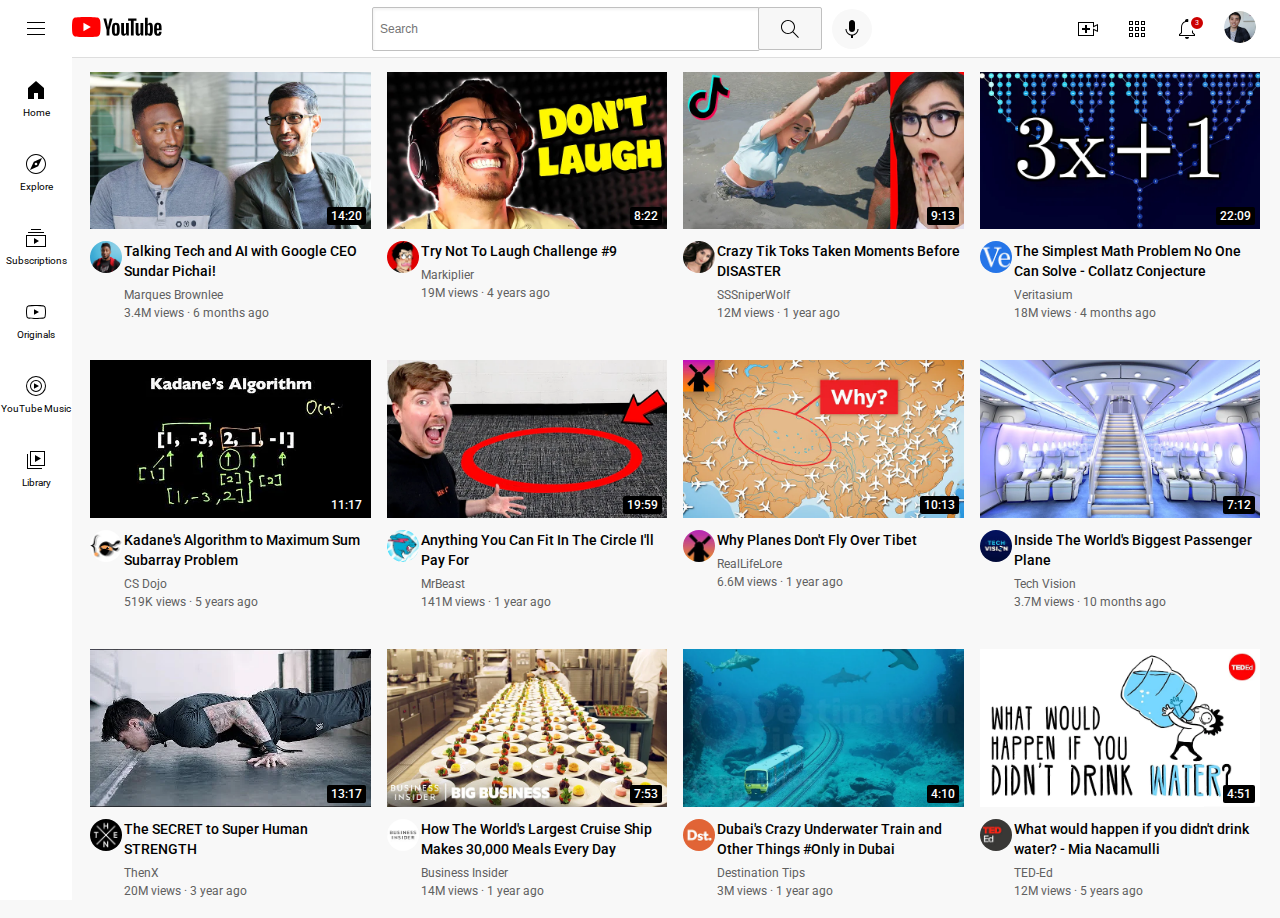
<file: index.html>
<!DOCTYPE html>
<html>
  <head>
    <title>YouTube.com Clone</title>
    <link rel="preconnect" href="https://fonts.googleapis.com">
    <link rel="preconnect" href="https://fonts.gstatic.com" crossorigin>
    <link href="https://fonts.googleapis.com/css2?family=Montserrat:wght@400;700&family=Roboto:wght@400;500;700&display=swap" rel="stylesheet">
    <link rel="stylesheet" href="styles/general.css">
    <link rel="stylesheet" href="styles/header.css">
    <link rel="stylesheet" href="styles/video.css">
    <link rel="stylesheet" href="styles/sidebar.css">
  </head>

  <body>
    <header class="header">
      <div class="left-sec">
        <img class="hamburger-menu" src="icons/hamburger-menu.svg">
        <a href="https://www.youtube.com/">
          <img class="youtube-logo" src="icons/youtube-logo.svg">
        </a>
      </div>
      <div class="mid-sec">
        <input class="search-bar" type="textbox" placeholder="Search">
        <button class="search-button">
          <img class="search-icon" src="icons/search.svg">
          <div class="tooltip">Search</div>
        </button>
        <button class="voice-search-button">
          <img class="voice-search-icon" src="icons/voice-search-icon.svg">
          <div class="tooltip">Search with your voice</div>
        </button>
      </div>
      <div class="right-sec">
        <div class="upload-icon-container">
          <img class="upload-icon" src="icons/upload.svg">
          <div class="tooltip">Create</div>
        </div>
        
        <div class="youtube-apps-container">
          <img class="youtube-apps-icon" src="icons/youtube-apps.svg">
          <div class="tooltip">YouTube Apps</div>
        </div>
        
        <div class="notifications-icon-container">
          <img class="notifications-icon" src="icons/notifications.svg">
          <div class="notifications-count">3</div>
          <div class="tooltip">Notifications</div>
        </div>

        <div class="my-channel-container">
          <img class="curr-user-pic" src="channel-pics/my-channel.jpeg">
        </div>
      </div>
    </header>

    <nav class="sidebar">
      <div class="sidebar-link">
        <img src="icons/home.svg">
        <div>Home</div>
      </div>

      <div class="sidebar-link">
        <img src="icons/explore.svg">
        <div>Explore</div>
      </div>

      <div class="sidebar-link">
        <img src="icons/subscriptions.svg">
        <div>Subscriptions</div>
      </div>

      <div class="sidebar-link">
        <img src="icons/originals.svg">
        <div>Originals</div>
      </div>

      <div class="sidebar-link">
        <img src="icons/youtube-music.svg">
        <div>YouTube Music</div>
      </div>

      <div class="sidebar-link">
        <img src="icons/library.svg">
        <div>Library</div>
      </div>
    </nav>
    
    <main>
      <section class="video-grid">
        <div class="video-preview">
          <div class="thumbnail-row">
            <a href="https://www.youtube.com/watch?v=n2RNcPRtAiY">
              <img class="thumbnail" src="thumbnails/thumbnail-1.webp">
              <div class="video-time">14:20</div>
            </a>
          </div>

          <div class="video-info-grid">
            
              <div class="channel-pic">
                <a href="https://www.youtube.com/c/mkbhd">
                  <img class="prof-pic" src="channel-pics/channel-1.jpeg">
                </a>
                <div class="channel-tooltip">
                  <div class="tooltip-pic">
                    <img src="channel-pics/channel-1.jpeg">
                  </div>

                  <div class="tooltip-info">
                    <p class="author-tooltip">
                      Marques Brownlee
                    </p>
  
                    <p class="subscribers-tooltip">
                      17.3M subscribers
                    </p>
                  </div>
                </div>
              </div>
            
            

            <div class="channel-info">
              <a href="https://www.youtube.com/watch?v=n2RNcPRtAiY">
                <p class="video-title">
                  Talking Tech and AI with Google CEO 
                  Sundar Pichai!
                </p>
              </a>
              
              <a href="https://www.youtube.com/c/mkbhd">
                <p class="video-author">
                  Marques Brownlee
                </p>
              </a>
              
              <p class="video-stats">
                3.4M views &#183; 6 months ago
              </p>
            </div>
          </div>
        </div>

        <div class="video-preview">
          <div class="thumbnail-row">
            <a href="https://www.youtube.com/watch?v=mP0RAo9SKZk">
              <img class="thumbnail" src="thumbnails/thumbnail-2.webp">
              <div class="video-time">8:22</div>
            </a>
          </div>

          <div class="video-info-grid">
            
              <div class="channel-pic">
                <a href="https://www.youtube.com/c/markiplier">
                  <img class="prof-pic" src="channel-pics/channel-2.jpeg">
                </a>

                <div class="channel-tooltip">
                  <div class="tooltip-pic">
                    <img src="channel-pics/channel-2.jpeg">
                  </div>

                  <div class="tooltip-info">
                    <p class="author-tooltip">
                      Markiplier
                    </p>
  
                    <p class="subscribers-tooltip">
                      35.4M subscribers
                    </p>
                  </div>
                </div>
              </div>
            
            

            <div class="channel-info">
              <a href="https://www.youtube.com/watch?v=mP0RAo9SKZk">
                <p class="video-title">
                  Try Not To Laugh Challenge #9
                </p>
              </a>
              
              <a href="https://www.youtube.com/c/markiplier">
                <p class="video-author">
                  Markiplier
                </p>
              </a>
              
          
              <p class="video-stats">
                19M views &#183; 4 years ago
              </p>
            </div>
          </div>
        </div>

        <div class="video-preview">
          <div class="thumbnail-row">
            <a href="https://www.youtube.com/watch?v=FgjPQQeTh1w">
              <img class="thumbnail" src="thumbnails/thumbnail-3.webp">
              <div class="video-time">9:13</div>
            </a>
          </div>

          <div class="video-info-grid">
            
            <div class="channel-pic">
              <a href="https://www.youtube.com/@SSSniperWolf">
                <img class="prof-pic" src="channel-pics/channel-3.jpeg">
              </a>

              <div class="channel-tooltip">
                <div class="tooltip-pic">
                  <img src="channel-pics/channel-3.jpeg">
                </div>

                <div class="tooltip-info">
                  <p class="author-tooltip">
                    SSSniperWolf
                  </p>

                  <p class="subscribers-tooltip">
                    34M subscribers
                  </p>
                </div>
              </div>
            </div>

            <div class="channel-info">
              <a href="https://www.youtube.com/watch?v=FgjPQQeTh1w">
                <p class="video-title">
                  Crazy Tik Toks Taken Moments Before DISASTER
                </p>
              </a>
              
      
              <a href="https://www.youtube.com/@SSSniperWolf">
                <p class="video-author">
                  SSSniperWolf
                </p>
              </a>
              
              <p class="video-stats">
                12M views &#183; 1 year ago
              </p>
            </div>
          </div>
        </div>

        <div class="video-preview">
          <div class="thumbnail-row">
            <a href="https://www.youtube.com/watch?v=094y1Z2wpJg">
              <img class="thumbnail" src="thumbnails/thumbnail-4.webp">
              <div class="video-time">22:09</div>
            </a>
          </div>

          <div class="video-info-grid">
            <div class="channel-pic">
              <a href="https://www.youtube.com/@veritasium">
                <img class="prof-pic" src="channel-pics/channel-4.jpeg">
              </a>

              <div class="channel-tooltip">
                <div class="tooltip-pic">
                  <img src="channel-pics/channel-4.jpeg">
                </div>

                <div class="tooltip-info">
                  <p class="author-tooltip">
                    Veritasium
                  </p>

                  <p class="subscribers-tooltip">
                    14M subscribers
                  </p>
                </div>
              </div>
            </div>

            <div class="channel-info">
              <a href="https://www.youtube.com/watch?v=094y1Z2wpJg">
                <p class="video-title">
                  The Simplest Math Problem No One Can Solve - Collatz Conjecture
                </p>
              </a>
              
              <a href="https://www.youtube.com/@veritasium">
                <p class="video-author">
                  Veritasium
                </p>
              </a>
              
              <p class="video-stats">
                18M views &#183; 4 months ago
              </p>
            </div>
          </div>
        </div>

        <div class="video-preview">
          <div class="thumbnail-row">
            <a href="https://www.youtube.com/watch?v=86CQq3pKSUw">
              <img class="thumbnail" src="thumbnails/thumbnail-5.webp">
              <div class="video-time">11:17</div>
            </a>
          </div>

          <div class="video-info-grid">
            <div class="channel-pic">
              <a href="https://www.youtube.com/@CSDojo">
                <img class="prof-pic" src="channel-pics/channel-5.jpeg">
              </a>

              <div class="channel-tooltip">
                <div class="tooltip-pic">
                  <img src="channel-pics/channel-5.jpeg">
                </div>

                <div class="tooltip-info">
                  <p class="author-tooltip">
                    CS Dojo
                  </p>

                  <p class="subscribers-tooltip">
                    1.91M subscribers
                  </p>
                </div>
              </div>
            </div>

            <div class="channel-info">
              <a href="https://www.youtube.com/watch?v=86CQq3pKSUw">
                <p class="video-title">
                  Kadane's Algorithm to Maximum Sum Subarray Problem
                </p>
              </a>
              
              <a href="https://www.youtube.com/@CSDojo">
                <p class="video-author">
                  CS Dojo
                </p>
              </a>
              
          
              <p class="video-stats">
                519K views &#183; 5 years ago
              </p>
            </div>
          </div>
        </div>

        <div class="video-preview">
          <div class="thumbnail-row">
            <a href="https://www.youtube.com/watch?v=yXWw0_UfSFg">
              <img class="thumbnail" src="thumbnails/thumbnail-6.webp">
              <div class="video-time">19:59</div>
            </a>
          </div>

          <div class="video-info-grid">
            <div class="channel-pic">
              <a href="https://www.youtube.com/@MrBeast">
                <img class="prof-pic" src="channel-pics/channel-6.jpeg">
              </a>

              <div class="channel-tooltip">
                <div class="tooltip-pic">
                  <img src="channel-pics/channel-6.jpeg">
                </div>

                <div class="tooltip-info">
                  <p class="author-tooltip">
                    MrBeast
                  </p>

                  <p class="subscribers-tooltip">
                    173M subscribers
                  </p>
                </div>
              </div>
            </div>

            <div class="channel-info">
              <a href="https://www.youtube.com/watch?v=yXWw0_UfSFg">
                <p class="video-title">
                  Anything You Can Fit In The Circle I'll Pay For
                </p>
              </a>
              
              <a href="https://www.youtube.com/@MrBeast">
                <p class="video-author">
                  MrBeast
                </p>
              </a>
              
              <p class="video-stats">
                141M views &#183; 1 year ago
              </p>
            </div>
          </div>
        </div>

        <div class="video-preview">
          <div class="thumbnail-row">
            <a href="https://www.youtube.com/watch?v=fNVa1qMbF9Y">
              <img class="thumbnail" src="thumbnails/thumbnail-7.webp">
              <div class="video-time">10:13</div>
            </a>
          </div>

          <div class="video-info-grid">
            
              <div class="channel-pic">
                <a href="https://www.youtube.com/@RealLifeLore">
                  <img class="prof-pic" src="channel-pics/channel-7.jpeg">
                </a>

                <div class="channel-tooltip">
                  <div class="tooltip-pic">
                    <img src="channel-pics/channel-7.jpeg">
                  </div>
  
                  <div class="tooltip-info">
                    <p class="author-tooltip">
                      RealLifeLore
                    </p>
  
                    <p class="subscribers-tooltip">
                      6.95M subscribers
                    </p>
                  </div>
                </div>
              </div>

            <div class="channel-info">
              <a href="https://www.youtube.com/watch?v=fNVa1qMbF9Y">
                <p class="video-title">
                  Why Planes Don't Fly Over Tibet
                </p>
              </a>
              
              <a href="https://www.youtube.com/@RealLifeLore">
                <p class="video-author">
                  RealLifeLore
                </p>
              </a>
              
              <p class="video-stats">
                6.6M views &#183; 1 year ago
              </p>
            </div>
          </div>
        </div>

        <div class="video-preview">
          <div class="thumbnail-row">
            <a href="https://www.youtube.com/watch?v=lFm4EM1juls">
              <img class="thumbnail" src="thumbnails/thumbnail-8.webp">
              <div class="video-time">7:12</div>
            </a>
          </div>

          <div class="video-info-grid">
            
              <div class="channel-pic">
                <a href="https://www.youtube.com/@adin">
                  <img class="prof-pic" src="channel-pics/channel-8.jpeg">
                </a>
                <div class="channel-tooltip">
                  <div class="tooltip-pic">
                    <img src="channel-pics/channel-8.jpeg">
                  </div>
  
                  <div class="tooltip-info">
                    <p class="author-tooltip">
                      Tech Vision
                    </p>
  
                    <p class="subscribers-tooltip">
                      816K subscribers
                    </p>
                  </div>
                </div>
              </div>
            
            

            <div class="channel-info">
              <a href="https://www.youtube.com/watch?v=lFm4EM1juls">
                <p class="video-title">
                  Inside The World's Biggest Passenger Plane
                </p>
              </a>
              
              <a href="https://www.youtube.com/@adin">
                <p class="video-author">
                  Tech Vision
                </p>
              </a>
              
              <p class="video-stats">
                3.7M views &#183; 10 months ago
              </p>
            </div>
          </div>
        </div>

        <div class="video-preview">
          <div class="thumbnail-row">
            <a href="https://www.youtube.com/watch?v=ixmxOlcrlUc">
              <img class="thumbnail" src="thumbnails/thumbnail-9.webp">
              <div class="video-time">13:17</div>
            </a>
          </div>

          <div class="video-info-grid">
            
              <div class="channel-pic">
                <a href="https://www.youtube.com/@OFFICIALTHENXSTUDIOS">
                  <img class="prof-pic" src="channel-pics/channel-9.jpeg">
                </a>

                <div class="channel-tooltip">
                  <div class="tooltip-pic">
                    <img src="channel-pics/channel-9.jpeg">
                  </div>
  
                  <div class="tooltip-info">
                    <p class="author-tooltip">
                      ThenX
                    </p>
  
                    <p class="subscribers-tooltip">
                      7.68M subscribers
                    </p>
                  </div>
                </div>
              </div>
            
            

            <div class="channel-info">
              <a href="https://www.youtube.com/watch?v=ixmxOlcrlUc">
                <p class="video-title">
                  The SECRET to Super Human STRENGTH
                </p>
              </a>
              
              <a href="https://www.youtube.com/@OFFICIALTHENXSTUDIOS">
                <p class="video-author">
                  ThenX
                </p>
              </a>
              
              <p class="video-stats">
                20M views &#183; 3 year ago
              </p>
            </div>
          </div>
        </div>

        <div class="video-preview">
          <div class="thumbnail-row">
            <a href="https://www.youtube.com/watch?v=R2vXbFp5C9o">
              <img class="thumbnail" src="thumbnails/thumbnail-10.webp">
              <div class="video-time">7:53</div>
            </a>
          </div>

          <div class="video-info-grid">
            
              <div class="channel-pic">
                <a href="https://www.youtube.com/@InsiderBusiness">
                  <img class="prof-pic" src="channel-pics/channel-10.jpeg">
                </a>
                <div class="channel-tooltip">
                  <div class="tooltip-pic">
                    <img src="channel-pics/channel-10.jpeg">
                  </div>
  
                  <div class="tooltip-info">
                    <p class="author-tooltip">
                      Business Insider
                    </p>
  
                    <p class="subscribers-tooltip">
                      7.99M subscribers
                    </p>
                  </div>
                </div>
              </div>
            
            

            <div class="channel-info">
              <a href="https://www.youtube.com/watch?v=R2vXbFp5C9o">
                <p class="video-title">
                  How The World's Largest Cruise Ship Makes 
                  30,000 Meals Every Day
                </p>
              </a>
              
              <a href="https://www.youtube.com/@InsiderBusiness">
                <p class="video-author">
                  Business Insider
                </p>
              </a>
              
              <p class="video-stats">
                14M views &#183; 1 year ago
              </p>
            </div>
          </div>
        </div>

        <div class="video-preview">
          <div class="thumbnail-row">
            <a href="https://www.youtube.com/watch?v=0nZuYyXET3s">
              <img class="thumbnail" src="thumbnails/thumbnail-11.webp">
              <div class="video-time">4:10</div>
            </a>
          </div>

          <div class="video-info-grid">
            
              <div class="channel-pic">
                <a href="https://www.youtube.com/@Destinationtips">
                  <img class="prof-pic" src="channel-pics/channel-11.jpeg">
                </a>
                <div class="channel-tooltip">
                  <div class="tooltip-pic">
                    <img src="channel-pics/channel-11.jpeg">
                  </div>
  
                  <div class="tooltip-info">
                    <p class="author-tooltip">
                      Destination Tips
                    </p>
  
                    <p class="subscribers-tooltip">
                      282K subscribers
                    </p>
                  </div>
                </div>
              </div>
            
            

            <div class="channel-info">
              <a href="https://www.youtube.com/watch?v=0nZuYyXET3s">
                <p class="video-title">
                  Dubai's Crazy Underwater Train and Other 
                  Things #Only in Dubai
                </p>
              </a>
              
              <a href="https://www.youtube.com/@Destinationtips">
                <p class="video-author">
                  Destination Tips
                </p>
              </a>
              
              <p class="video-stats">
                3M views &#183; 1 year ago
              </p>
            </div>
          </div>
        </div>

        <div class="video-preview">
          <div class="thumbnail-row">
            <a href="https://www.youtube.com/watch?v=9iMGFqMmUFs">
              <img class="thumbnail" src="thumbnails/thumbnail-12.webp">
              <div class="video-time">4:51</div>
            </a>
          </div>

          <div class="video-info-grid">
            <a href="https://www.youtube.com/@TEDEd">
              <div class="channel-pic">
                <img class="prof-pic" src="channel-pics/channel-12.jpeg">
              
                <div class="channel-tooltip">
                  <div class="tooltip-pic">
                    <img src="channel-pics/channel-12.jpeg">
                  </div>
  
                  <div class="tooltip-info">
                    <p class="author-tooltip">
                      TED-Ed
                    </p>
  
                    <p class="subscribers-tooltip">
                      18.9M subscribers
                    </p>
                  </div>
                </div>
              </div>
            </a>
            

            <div class="channel-info">
              <a href="https://www.youtube.com/watch?v=9iMGFqMmUFs">
                <p class="video-title">
                  What would happen if you didn't 
                  drink water? - Mia Nacamulli
                </p>
              </a>
              
              <a href="https://www.youtube.com/@TEDEd">
                <p class="video-author">
                  TED-Ed
                </p>
              </a>
              
              <p class="video-stats">
                12M views &#183; 5 years ago
              </p>
            </div>
          </div>
        </div>
      </section>
    </main>
  </body>
</html>
</file>
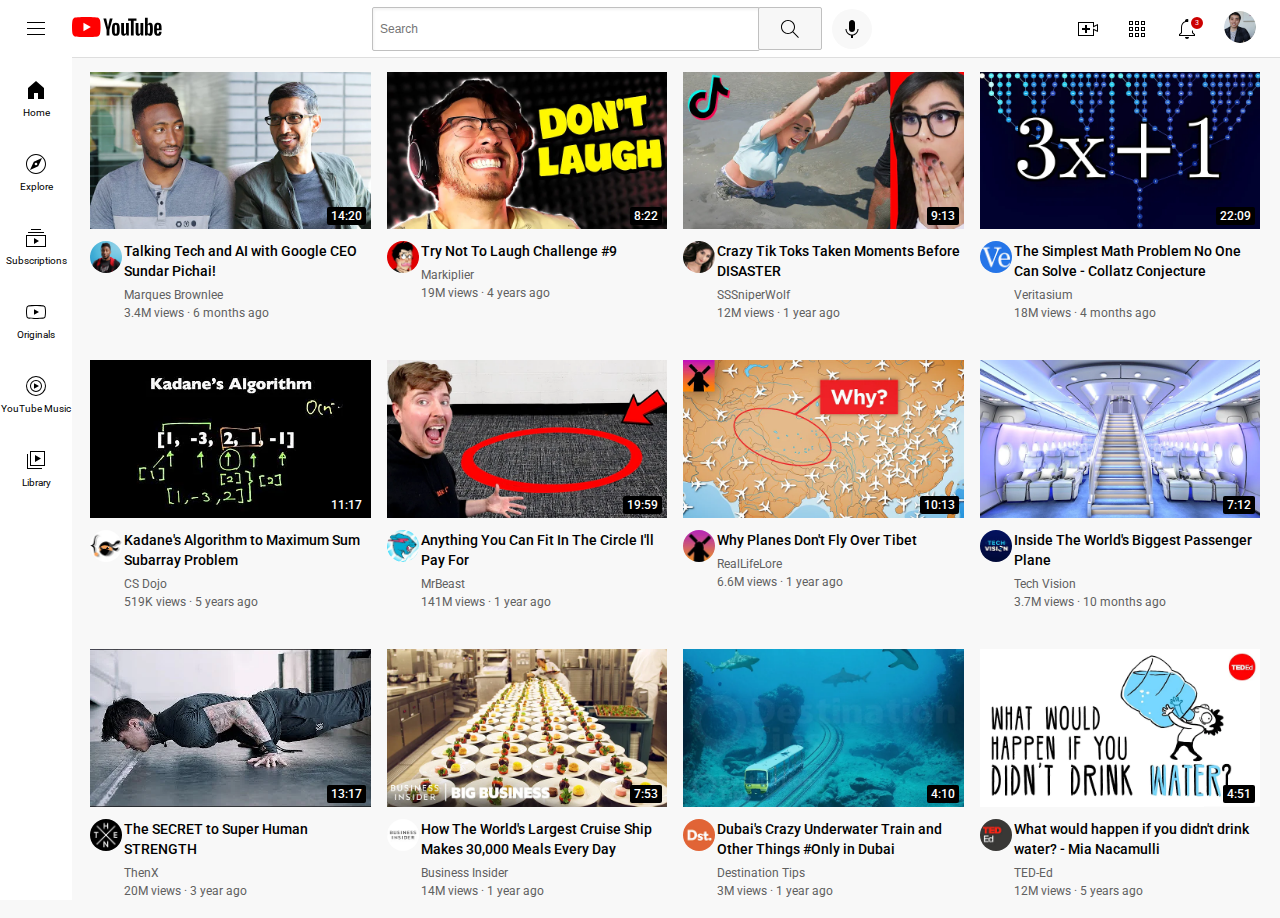
<file: youtube.html>
<!DOCTYPE html>
<html>
  <head>
    <title>YouTube.com Clone</title>
    <link rel="preconnect" href="https://fonts.googleapis.com">
    <link rel="preconnect" href="https://fonts.gstatic.com" crossorigin>
    <link href="https://fonts.googleapis.com/css2?family=Montserrat:wght@400;700&family=Roboto:wght@400;500;700&display=swap" rel="stylesheet">
    <link rel="stylesheet" href="styles/general.css">
    <link rel="stylesheet" href="styles/header.css">
    <link rel="stylesheet" href="styles/video.css">
    <link rel="stylesheet" href="styles/sidebar.css">
  </head>

  <body>
    <header class="header">
      <div class="left-sec">
        <img class="hamburger-menu" src="icons/hamburger-menu.svg">
        <a href="https://www.youtube.com/">
          <img class="youtube-logo" src="icons/youtube-logo.svg">
        </a>
      </div>
      <div class="mid-sec">
        <input class="search-bar" type="textbox" placeholder="Search">
        <button class="search-button">
          <img class="search-icon" src="icons/search.svg">
          <div class="tooltip">Search</div>
        </button>
        <button class="voice-search-button">
          <img class="voice-search-icon" src="icons/voice-search-icon.svg">
          <div class="tooltip">Search with your voice</div>
        </button>
      </div>
      <div class="right-sec">
        <div class="upload-icon-container">
          <img class="upload-icon" src="icons/upload.svg">
          <div class="tooltip">Create</div>
        </div>
        
        <div class="youtube-apps-container">
          <img class="youtube-apps-icon" src="icons/youtube-apps.svg">
          <div class="tooltip">YouTube Apps</div>
        </div>
        
        <div class="notifications-icon-container">
          <img class="notifications-icon" src="icons/notifications.svg">
          <div class="notifications-count">3</div>
          <div class="tooltip">Notifications</div>
        </div>

        <div class="my-channel-container">
          <img class="curr-user-pic" src="channel-pics/my-channel.jpeg">
        </div>
      </div>
    </header>

    <nav class="sidebar">
      <div class="sidebar-link">
        <img src="icons/home.svg">
        <div>Home</div>
      </div>

      <div class="sidebar-link">
        <img src="icons/explore.svg">
        <div>Explore</div>
      </div>

      <div class="sidebar-link">
        <img src="icons/subscriptions.svg">
        <div>Subscriptions</div>
      </div>

      <div class="sidebar-link">
        <img src="icons/originals.svg">
        <div>Originals</div>
      </div>

      <div class="sidebar-link">
        <img src="icons/youtube-music.svg">
        <div>YouTube Music</div>
      </div>

      <div class="sidebar-link">
        <img src="icons/library.svg">
        <div>Library</div>
      </div>
    </nav>
    
    <main>
      <section class="video-grid">
        <div class="video-preview">
          <div class="thumbnail-row">
            <a href="https://www.youtube.com/watch?v=n2RNcPRtAiY">
              <img class="thumbnail" src="thumbnails/thumbnail-1.webp">
              <div class="video-time">14:20</div>
            </a>
          </div>

          <div class="video-info-grid">
            
              <div class="channel-pic">
                <a href="https://www.youtube.com/c/mkbhd">
                  <img class="prof-pic" src="channel-pics/channel-1.jpeg">
                </a>
                <div class="channel-tooltip">
                  <div class="tooltip-pic">
                    <img src="channel-pics/channel-1.jpeg">
                  </div>

                  <div class="tooltip-info">
                    <p class="author-tooltip">
                      Marques Brownlee
                    </p>
  
                    <p class="subscribers-tooltip">
                      17.3M subscribers
                    </p>
                  </div>
                </div>
              </div>
            
            

            <div class="channel-info">
              <a href="https://www.youtube.com/watch?v=n2RNcPRtAiY">
                <p class="video-title">
                  Talking Tech and AI with Google CEO 
                  Sundar Pichai!
                </p>
              </a>
              
              <a href="https://www.youtube.com/c/mkbhd">
                <p class="video-author">
                  Marques Brownlee
                </p>
              </a>
              
              <p class="video-stats">
                3.4M views &#183; 6 months ago
              </p>
            </div>
          </div>
        </div>

        <div class="video-preview">
          <div class="thumbnail-row">
            <a href="https://www.youtube.com/watch?v=mP0RAo9SKZk">
              <img class="thumbnail" src="thumbnails/thumbnail-2.webp">
              <div class="video-time">8:22</div>
            </a>
          </div>

          <div class="video-info-grid">
            
              <div class="channel-pic">
                <a href="https://www.youtube.com/c/markiplier">
                  <img class="prof-pic" src="channel-pics/channel-2.jpeg">
                </a>

                <div class="channel-tooltip">
                  <div class="tooltip-pic">
                    <img src="channel-pics/channel-2.jpeg">
                  </div>

                  <div class="tooltip-info">
                    <p class="author-tooltip">
                      Markiplier
                    </p>
  
                    <p class="subscribers-tooltip">
                      35.4M subscribers
                    </p>
                  </div>
                </div>
              </div>
            
            

            <div class="channel-info">
              <a href="https://www.youtube.com/watch?v=mP0RAo9SKZk">
                <p class="video-title">
                  Try Not To Laugh Challenge #9
                </p>
              </a>
              
              <a href="https://www.youtube.com/c/markiplier">
                <p class="video-author">
                  Markiplier
                </p>
              </a>
              
          
              <p class="video-stats">
                19M views &#183; 4 years ago
              </p>
            </div>
          </div>
        </div>

        <div class="video-preview">
          <div class="thumbnail-row">
            <a href="https://www.youtube.com/watch?v=FgjPQQeTh1w">
              <img class="thumbnail" src="thumbnails/thumbnail-3.webp">
              <div class="video-time">9:13</div>
            </a>
          </div>

          <div class="video-info-grid">
            
            <div class="channel-pic">
              <a href="https://www.youtube.com/@SSSniperWolf">
                <img class="prof-pic" src="channel-pics/channel-3.jpeg">
              </a>

              <div class="channel-tooltip">
                <div class="tooltip-pic">
                  <img src="channel-pics/channel-3.jpeg">
                </div>

                <div class="tooltip-info">
                  <p class="author-tooltip">
                    SSSniperWolf
                  </p>

                  <p class="subscribers-tooltip">
                    34M subscribers
                  </p>
                </div>
              </div>
            </div>

            <div class="channel-info">
              <a href="https://www.youtube.com/watch?v=FgjPQQeTh1w">
                <p class="video-title">
                  Crazy Tik Toks Taken Moments Before DISASTER
                </p>
              </a>
              
      
              <a href="https://www.youtube.com/@SSSniperWolf">
                <p class="video-author">
                  SSSniperWolf
                </p>
              </a>
              
              <p class="video-stats">
                12M views &#183; 1 year ago
              </p>
            </div>
          </div>
        </div>

        <div class="video-preview">
          <div class="thumbnail-row">
            <a href="https://www.youtube.com/watch?v=094y1Z2wpJg">
              <img class="thumbnail" src="thumbnails/thumbnail-4.webp">
              <div class="video-time">22:09</div>
            </a>
          </div>

          <div class="video-info-grid">
            <div class="channel-pic">
              <a href="https://www.youtube.com/@veritasium">
                <img class="prof-pic" src="channel-pics/channel-4.jpeg">
              </a>

              <div class="channel-tooltip">
                <div class="tooltip-pic">
                  <img src="channel-pics/channel-4.jpeg">
                </div>

                <div class="tooltip-info">
                  <p class="author-tooltip">
                    Veritasium
                  </p>

                  <p class="subscribers-tooltip">
                    14M subscribers
                  </p>
                </div>
              </div>
            </div>

            <div class="channel-info">
              <a href="https://www.youtube.com/watch?v=094y1Z2wpJg">
                <p class="video-title">
                  The Simplest Math Problem No One Can Solve - Collatz Conjecture
                </p>
              </a>
              
              <a href="https://www.youtube.com/@veritasium">
                <p class="video-author">
                  Veritasium
                </p>
              </a>
              
              <p class="video-stats">
                18M views &#183; 4 months ago
              </p>
            </div>
          </div>
        </div>

        <div class="video-preview">
          <div class="thumbnail-row">
            <a href="https://www.youtube.com/watch?v=86CQq3pKSUw">
              <img class="thumbnail" src="thumbnails/thumbnail-5.webp">
              <div class="video-time">11:17</div>
            </a>
          </div>

          <div class="video-info-grid">
            <div class="channel-pic">
              <a href="https://www.youtube.com/@CSDojo">
                <img class="prof-pic" src="channel-pics/channel-5.jpeg">
              </a>

              <div class="channel-tooltip">
                <div class="tooltip-pic">
                  <img src="channel-pics/channel-5.jpeg">
                </div>

                <div class="tooltip-info">
                  <p class="author-tooltip">
                    CS Dojo
                  </p>

                  <p class="subscribers-tooltip">
                    1.91M subscribers
                  </p>
                </div>
              </div>
            </div>

            <div class="channel-info">
              <a href="https://www.youtube.com/watch?v=86CQq3pKSUw">
                <p class="video-title">
                  Kadane's Algorithm to Maximum Sum Subarray Problem
                </p>
              </a>
              
              <a href="https://www.youtube.com/@CSDojo">
                <p class="video-author">
                  CS Dojo
                </p>
              </a>
              
          
              <p class="video-stats">
                519K views &#183; 5 years ago
              </p>
            </div>
          </div>
        </div>

        <div class="video-preview">
          <div class="thumbnail-row">
            <a href="https://www.youtube.com/watch?v=yXWw0_UfSFg">
              <img class="thumbnail" src="thumbnails/thumbnail-6.webp">
              <div class="video-time">19:59</div>
            </a>
          </div>

          <div class="video-info-grid">
            <div class="channel-pic">
              <a href="https://www.youtube.com/@MrBeast">
                <img class="prof-pic" src="channel-pics/channel-6.jpeg">
              </a>

              <div class="channel-tooltip">
                <div class="tooltip-pic">
                  <img src="channel-pics/channel-6.jpeg">
                </div>

                <div class="tooltip-info">
                  <p class="author-tooltip">
                    MrBeast
                  </p>

                  <p class="subscribers-tooltip">
                    173M subscribers
                  </p>
                </div>
              </div>
            </div>

            <div class="channel-info">
              <a href="https://www.youtube.com/watch?v=yXWw0_UfSFg">
                <p class="video-title">
                  Anything You Can Fit In The Circle I'll Pay For
                </p>
              </a>
              
              <a href="https://www.youtube.com/@MrBeast">
                <p class="video-author">
                  MrBeast
                </p>
              </a>
              
              <p class="video-stats">
                141M views &#183; 1 year ago
              </p>
            </div>
          </div>
        </div>

        <div class="video-preview">
          <div class="thumbnail-row">
            <a href="https://www.youtube.com/watch?v=fNVa1qMbF9Y">
              <img class="thumbnail" src="thumbnails/thumbnail-7.webp">
              <div class="video-time">10:13</div>
            </a>
          </div>

          <div class="video-info-grid">
            
              <div class="channel-pic">
                <a href="https://www.youtube.com/@RealLifeLore">
                  <img class="prof-pic" src="channel-pics/channel-7.jpeg">
                </a>

                <div class="channel-tooltip">
                  <div class="tooltip-pic">
                    <img src="channel-pics/channel-7.jpeg">
                  </div>
  
                  <div class="tooltip-info">
                    <p class="author-tooltip">
                      RealLifeLore
                    </p>
  
                    <p class="subscribers-tooltip">
                      6.95M subscribers
                    </p>
                  </div>
                </div>
              </div>

            <div class="channel-info">
              <a href="https://www.youtube.com/watch?v=fNVa1qMbF9Y">
                <p class="video-title">
                  Why Planes Don't Fly Over Tibet
                </p>
              </a>
              
              <a href="https://www.youtube.com/@RealLifeLore">
                <p class="video-author">
                  RealLifeLore
                </p>
              </a>
              
              <p class="video-stats">
                6.6M views &#183; 1 year ago
              </p>
            </div>
          </div>
        </div>

        <div class="video-preview">
          <div class="thumbnail-row">
            <a href="https://www.youtube.com/watch?v=lFm4EM1juls">
              <img class="thumbnail" src="thumbnails/thumbnail-8.webp">
              <div class="video-time">7:12</div>
            </a>
          </div>

          <div class="video-info-grid">
            
              <div class="channel-pic">
                <a href="https://www.youtube.com/@adin">
                  <img class="prof-pic" src="channel-pics/channel-8.jpeg">
                </a>
                <div class="channel-tooltip">
                  <div class="tooltip-pic">
                    <img src="channel-pics/channel-8.jpeg">
                  </div>
  
                  <div class="tooltip-info">
                    <p class="author-tooltip">
                      Tech Vision
                    </p>
  
                    <p class="subscribers-tooltip">
                      816K subscribers
                    </p>
                  </div>
                </div>
              </div>
            
            

            <div class="channel-info">
              <a href="https://www.youtube.com/watch?v=lFm4EM1juls">
                <p class="video-title">
                  Inside The World's Biggest Passenger Plane
                </p>
              </a>
              
              <a href="https://www.youtube.com/@adin">
                <p class="video-author">
                  Tech Vision
                </p>
              </a>
              
              <p class="video-stats">
                3.7M views &#183; 10 months ago
              </p>
            </div>
          </div>
        </div>

        <div class="video-preview">
          <div class="thumbnail-row">
            <a href="https://www.youtube.com/watch?v=ixmxOlcrlUc">
              <img class="thumbnail" src="thumbnails/thumbnail-9.webp">
              <div class="video-time">13:17</div>
            </a>
          </div>

          <div class="video-info-grid">
            
              <div class="channel-pic">
                <a href="https://www.youtube.com/@OFFICIALTHENXSTUDIOS">
                  <img class="prof-pic" src="channel-pics/channel-9.jpeg">
                </a>

                <div class="channel-tooltip">
                  <div class="tooltip-pic">
                    <img src="channel-pics/channel-9.jpeg">
                  </div>
  
                  <div class="tooltip-info">
                    <p class="author-tooltip">
                      ThenX
                    </p>
  
                    <p class="subscribers-tooltip">
                      7.68M subscribers
                    </p>
                  </div>
                </div>
              </div>
            
            

            <div class="channel-info">
              <a href="https://www.youtube.com/watch?v=ixmxOlcrlUc">
                <p class="video-title">
                  The SECRET to Super Human STRENGTH
                </p>
              </a>
              
              <a href="https://www.youtube.com/@OFFICIALTHENXSTUDIOS">
                <p class="video-author">
                  ThenX
                </p>
              </a>
              
              <p class="video-stats">
                20M views &#183; 3 year ago
              </p>
            </div>
          </div>
        </div>

        <div class="video-preview">
          <div class="thumbnail-row">
            <a href="https://www.youtube.com/watch?v=R2vXbFp5C9o">
              <img class="thumbnail" src="thumbnails/thumbnail-10.webp">
              <div class="video-time">7:53</div>
            </a>
          </div>

          <div class="video-info-grid">
            
              <div class="channel-pic">
                <a href="https://www.youtube.com/@InsiderBusiness">
                  <img class="prof-pic" src="channel-pics/channel-10.jpeg">
                </a>
                <div class="channel-tooltip">
                  <div class="tooltip-pic">
                    <img src="channel-pics/channel-10.jpeg">
                  </div>
  
                  <div class="tooltip-info">
                    <p class="author-tooltip">
                      Business Insider
                    </p>
  
                    <p class="subscribers-tooltip">
                      7.99M subscribers
                    </p>
                  </div>
                </div>
              </div>
            
            

            <div class="channel-info">
              <a href="https://www.youtube.com/watch?v=R2vXbFp5C9o">
                <p class="video-title">
                  How The World's Largest Cruise Ship Makes 
                  30,000 Meals Every Day
                </p>
              </a>
              
              <a href="https://www.youtube.com/@InsiderBusiness">
                <p class="video-author">
                  Business Insider
                </p>
              </a>
              
              <p class="video-stats">
                14M views &#183; 1 year ago
              </p>
            </div>
          </div>
        </div>

        <div class="video-preview">
          <div class="thumbnail-row">
            <a href="https://www.youtube.com/watch?v=0nZuYyXET3s">
              <img class="thumbnail" src="thumbnails/thumbnail-11.webp">
              <div class="video-time">4:10</div>
            </a>
          </div>

          <div class="video-info-grid">
            
              <div class="channel-pic">
                <a href="https://www.youtube.com/@Destinationtips">
                  <img class="prof-pic" src="channel-pics/channel-11.jpeg">
                </a>
                <div class="channel-tooltip">
                  <div class="tooltip-pic">
                    <img src="channel-pics/channel-11.jpeg">
                  </div>
  
                  <div class="tooltip-info">
                    <p class="author-tooltip">
                      Destination Tips
                    </p>
  
                    <p class="subscribers-tooltip">
                      282K subscribers
                    </p>
                  </div>
                </div>
              </div>
            
            

            <div class="channel-info">
              <a href="https://www.youtube.com/watch?v=0nZuYyXET3s">
                <p class="video-title">
                  Dubai's Crazy Underwater Train and Other 
                  Things #Only in Dubai
                </p>
              </a>
              
              <a href="https://www.youtube.com/@Destinationtips">
                <p class="video-author">
                  Destination Tips
                </p>
              </a>
              
              <p class="video-stats">
                3M views &#183; 1 year ago
              </p>
            </div>
          </div>
        </div>

        <div class="video-preview">
          <div class="thumbnail-row">
            <a href="https://www.youtube.com/watch?v=9iMGFqMmUFs">
              <img class="thumbnail" src="thumbnails/thumbnail-12.webp">
              <div class="video-time">4:51</div>
            </a>
          </div>

          <div class="video-info-grid">
            <a href="https://www.youtube.com/@TEDEd">
              <div class="channel-pic">
                <img class="prof-pic" src="channel-pics/channel-12.jpeg">
              
                <div class="channel-tooltip">
                  <div class="tooltip-pic">
                    <img src="channel-pics/channel-12.jpeg">
                  </div>
  
                  <div class="tooltip-info">
                    <p class="author-tooltip">
                      TED-Ed
                    </p>
  
                    <p class="subscribers-tooltip">
                      18.9M subscribers
                    </p>
                  </div>
                </div>
              </div>
            </a>
            

            <div class="channel-info">
              <a href="https://www.youtube.com/watch?v=9iMGFqMmUFs">
                <p class="video-title">
                  What would happen if you didn't 
                  drink water? - Mia Nacamulli
                </p>
              </a>
              
              <a href="https://www.youtube.com/@TEDEd">
                <p class="video-author">
                  TED-Ed
                </p>
              </a>
              
              <p class="video-stats">
                12M views &#183; 5 years ago
              </p>
            </div>
          </div>
        </div>
      </section>
    </main>
  </body>
</html>
</file>
<file: styles/general.css>
p {
    margin-top: 0;
    margin-bottom: 0;
  }

body {
  margin: 0;
  padding-top: 72px;
  padding-left: 90px;
  padding-right: 20px;
  padding-bottom: 20px;
  background-color: rgb(248, 248, 248);
  font-family: Roboto, Arial;
  font-size: 16px;
}
</file>
<file: styles/header.css>
.header {
  height: 57px;
  display: flex;
  flex-direction: row;
  justify-content: space-between;
  position: fixed;
  top: 0px;
  left: 0px;
  right: 0px;
  background-color: white;
  border-bottom-width: 1px;
  border-bottom-style: solid;
  border-bottom-color: rgb(222, 222, 222);
  z-index: 100;
}

.left-sec {
  display: flex;
  align-items: center;
  justify-content: center;
}

.mid-sec {
  display: flex;
  flex: 1;
  margin-left: 70px;
  margin-right: 35px;
  max-width: 500px;
  align-items: center;
  justify-content: center;
}

.right-sec {
  width: 180px;
  display: flex;
  align-items: center;
  justify-content: space-between;
  margin-right: 24px;
  margin-left: 29px;
  flex-shrink: 0;
}

.hamburger-menu {
  height: 24px;
  margin-left: 24px;
  margin-right: 24px;
  cursor: pointer;
}

.youtube-logo {
  height: 20px;
  cursor: pointer;
}

.search-button {
  height: 43px;
  width: 64px;
  background-color: rgb(247, 247, 247);
  border-width: 1px;
  border-style: solid;
  border-color: rgb(192, 192, 192);
  margin-left: -2px;
  margin-right: 10px;
  border-radius: 2px;
  padding-top: 10px;
  padding-bottom: 10px;
  padding-left: 24px;
  padding-right: 24px;
}

.search-button .tooltip,
.voice-search-button .tooltip,
.upload-icon-container .tooltip, 
.youtube-apps-container .tooltip,
.notifications-icon-container .tooltip {
  position: absolute;
  background-color: gray;
  color: white;
  padding-top: 4px;
  padding-bottom: 4px;
  padding-left: 8px;
  padding-right: 8px;
  border-radius: 2px;
  font-size: 12px;
  bottom: -30px;
  opacity: 0;
  transition: opacity 0.15s;
  pointer-events: none;
  white-space: nowrap;
}

.search-button:hover .tooltip,
.voice-search-button:hover .tooltip,
.upload-icon-container:hover .tooltip,
.youtube-apps-container:hover .tooltip,
.notifications-icon-container:hover .tooltip{
  opacity: 1;
}

.search-button:active {
  background-color: lightgray;
}

.search-button,
.voice-search-button,
.upload-icon-container,
.youtube-apps-container,
.notifications-icon-container {
  position: relative;
  display: flex;
  justify-content: center;
  align-items: center;
  cursor: pointer;
}

.voice-search-button {
  height: 40px;
  width: 40px;
  border-radius: 20px;
  border: none;
  background-color: rgb(248, 248, 248);
}

.search-bar {
  flex: 1;
  height: 40px;
  min-width: 0;
  font-size: 12px;
  border-radius: 2px;
  box-shadow: inset 1px 2px 3px rgba(0, 0, 0, 0.05);
  width: 0;
  border: 1px solid rgb(192, 192, 192);
  border-width: 1px;
}

.search-bar::placeholder {
  font-size: 12px;
  padding-left: 5px;
  padding-bottom: 20px;
}

.search-icon {
  height: 24px;
}

.voice-search-icon {
  height: 24px;
}

.upload-icon {
  height: 24px;
}

.youtube-apps-icon {
  height: 24px;
}

.notifications-icon {
  height: 24px;
}

.notifications-icon-container {
  position: relative;
}

.notifications-count {
  position: absolute;
  top: -3px;
  right: -7px;
  background-color: rgb(204, 0, 0);
  color: white;
  font-size: 7px;
  padding-top: 2px;
  padding-bottom: 2px;
  padding-left: 4px;
  padding-right: 4px;
  border-radius: 150px;
  border-style: solid;
  border-color: white;
}

.curr-user-pic {
  height: 32px;
  border-radius: 16px;
}

.my-channel-container {
  cursor: pointer;
}
</file>
<file: styles/video.css>
.thumbnail {
    width: 100%;
  }

  .video-title {
    font-size: 14px;
    font-weight: 500;
    line-height: 20px;
    margin-bottom: 7px;
  }

  .channel-info a {
    text-decoration: none;
    color: black;
  }

  .video-info-grid {
    display: grid;
    grid-template-columns: 34px 1fr;
  }

  .prof-pic {
    width: 32px;
    border-radius: 32px;
  }

  .thumbnail-row {
    margin-bottom: 8px;
    position: relative;
  }

  .video-author,
  .video-stats {
    font-size: 12px;
    color: rgb(96, 96, 96);
  }

  .video-author {
    margin-bottom: 4px;
  }

  .video-grid {
    display: grid;
    grid-template-columns: 1fr 1fr 1fr;
    column-gap: 16px;
    row-gap: 40px;
  }

  @media (max-width: 750px) {
    .video-grid {
      grid-template-columns: 1fr 1fr;
    }
  }

  @media (min-width: 751px) and (max-width:999px) {
    .video-grid {
      grid-template-columns: 1fr 1fr 1fr;
    }
  }
  
  @media (min-width: 1000px) {
    .video-grid {
      grid-template-columns: 1fr 1fr 1fr 1fr;
    }
  }

  .video-time {
    background-color: black;
    color: white;
    position: absolute;
    bottom: 8px;
    right: 5px;
    border-radius: 2px;
    font-size: 12px;
    font-weight: 500;
    padding: 2px 4px;
  }

  .channel-pic {
    display: inline-block;
    position: relative;
  }

  .channel-tooltip {
    position: absolute;
    background-color: white;
    display: flex;
    padding-top: 8px;
    padding-bottom: 5px;
    padding-left: 8px;
    padding-right: 8px;
    border-radius: 4px;
    align-items: center;
    justify-content: center;
    box-shadow: 3px 3px 5px 2px rgba(0,0,0, 0.2);
    opacity: 0;
    pointer-events: none;
    white-space: nowrap;
    transition: opacity 0.15s;
  }

  .tooltip-pic img{
    height: 40px;
    border-radius: 20px;
    margin-right: 6px;
  }

  .tooltip-info {
    width: 100px;
    line-height: 15px;
  }

  .tooltip-info .author-tooltip {
    font-size: 12px;
    font-weight: bold;
    color: black;
  }

  .tooltip-info .subscribers-tooltip {
    font-size: 10px;
    color: rgb(96, 96, 96);
  }

  .channel-pic:hover .channel-tooltip {
    opacity: 1;
  }
</file>
<file: styles/sidebar.css>
.sidebar {
    position: fixed;
    left: 0px;
    bottom: 0px;
    top: 56px;
    width: 72px;
    background-color: white;
    z-index: 200;
    padding-top: 5px;
}

.sidebar-link {
    height: 74px;
    display: flex;
    justify-content: center;
    align-items: center;
    flex-direction: column;
}

.sidebar-link:hover {
    background-color:  rgb(235, 235, 235);
    cursor: pointer;
}

.sidebar-link img {
    height: 24px;
    margin-bottom: 5px;
}

.sidebar-link div {
    font-family: Roboto, Arial;
    font-size: 10px;
}
</file>
